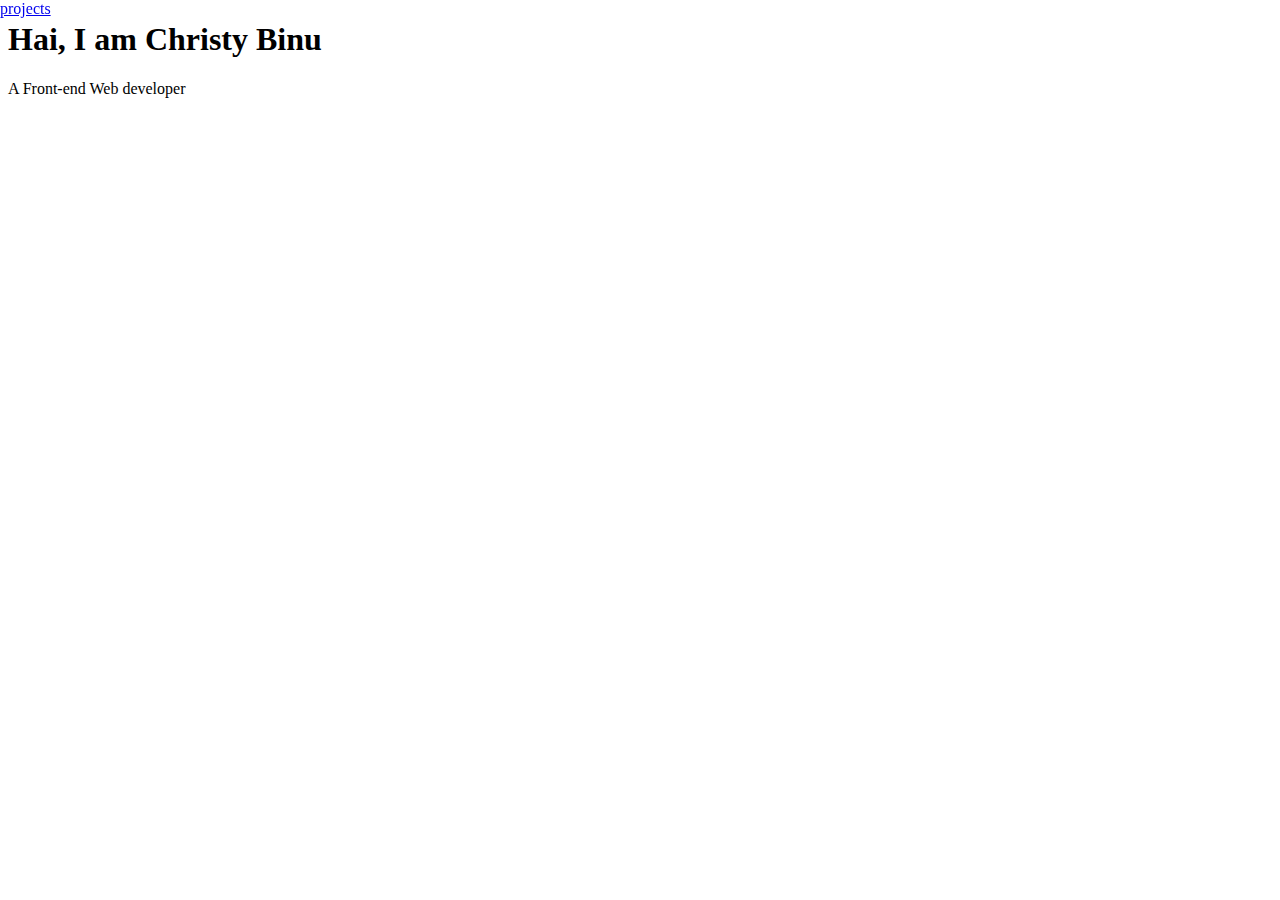
<file: PersonalPortFolio/index.html>
<!DOCTYPE html>
<html lang="en">
<head>
  <meta charset="UTF-8">
  <meta name="viewport" content="width=device-width, initial-scale=1.0">
  <title>Document</title>
  <link rel="stylesheet" href="styles.css">
</head>
<body>
  <nav id="navbar">
    <a href="#projects">projects</a>
  </nav>
  <section id="welcome-section">
    <h1>Hai, I am Christy Binu</h1>
    <p>A Front-end Web developer</p>
  </section>
  <section id="projects">
    <div class="project-tile">
      <a href=""></a>
    </div>
  </section>
  <section>
    <a href="" id="profile-link" target="_blank"></a>
  </section>
</body>
</html>
</file>
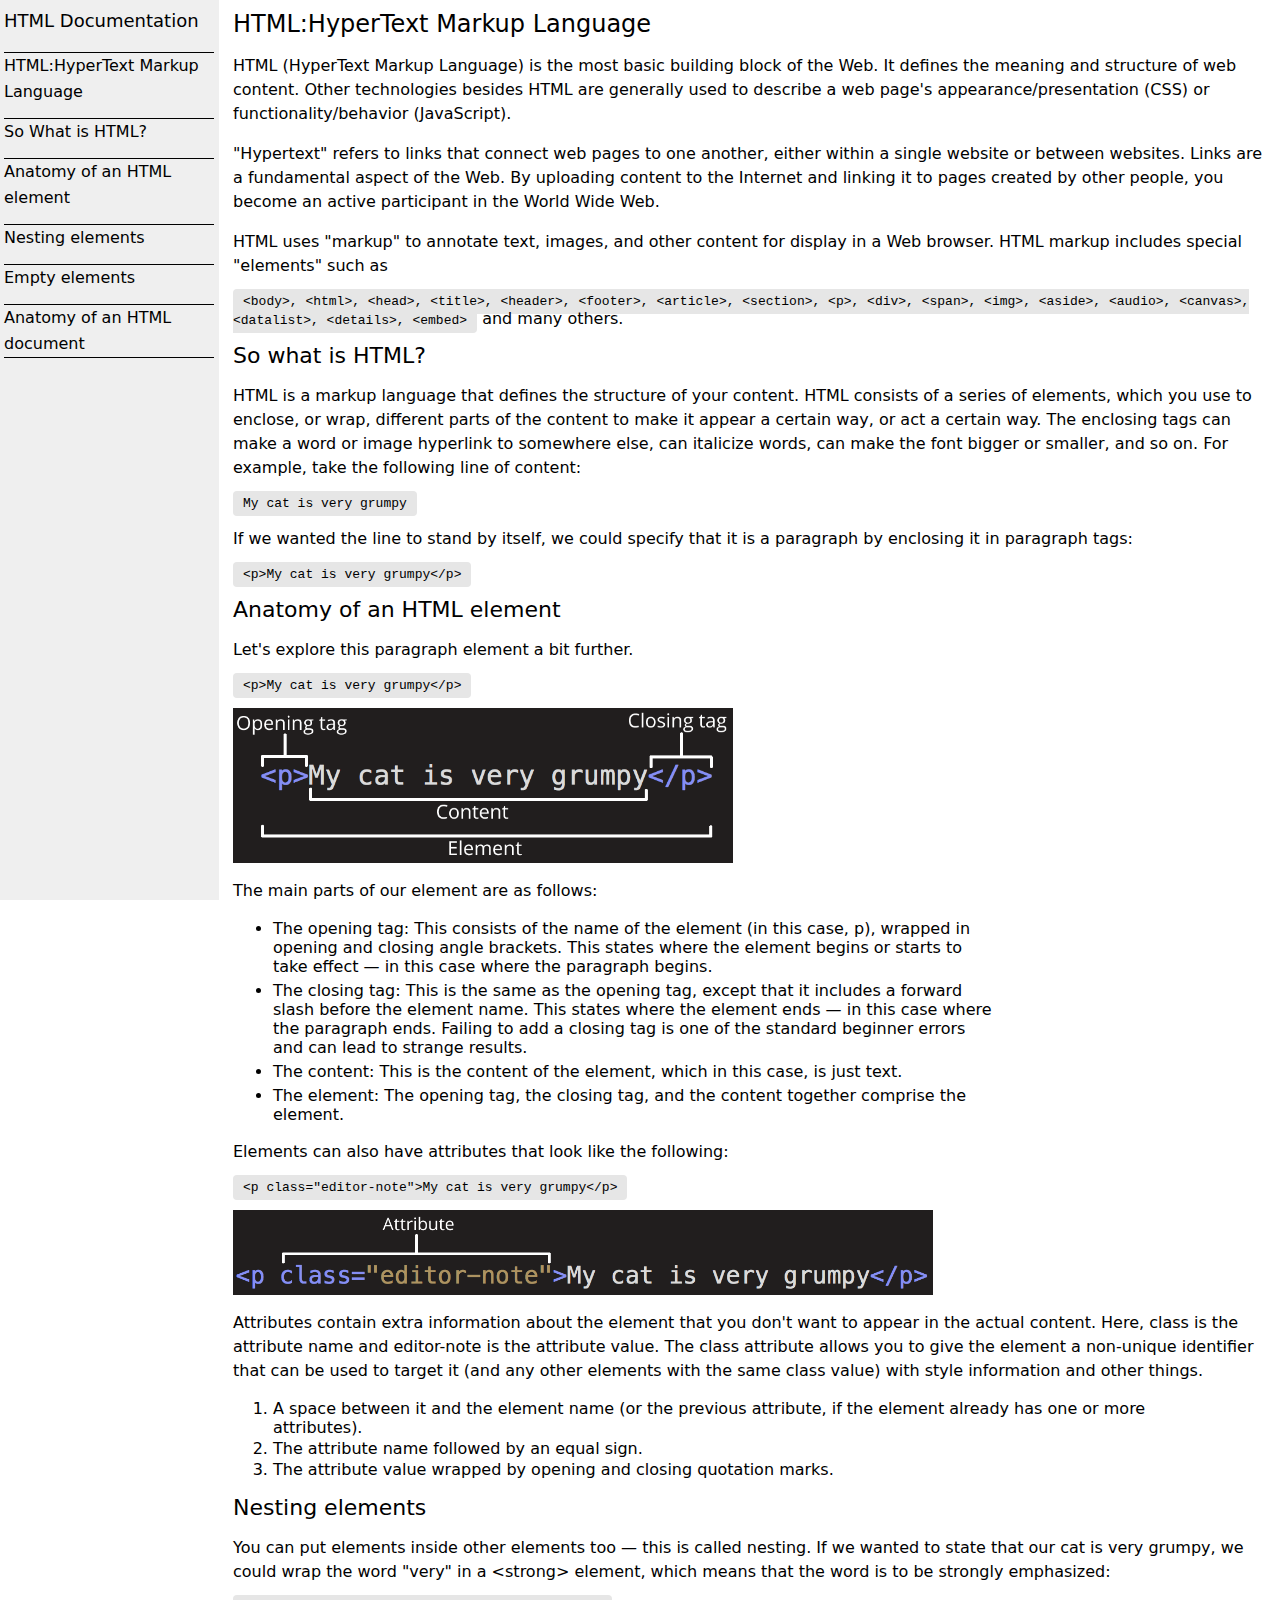
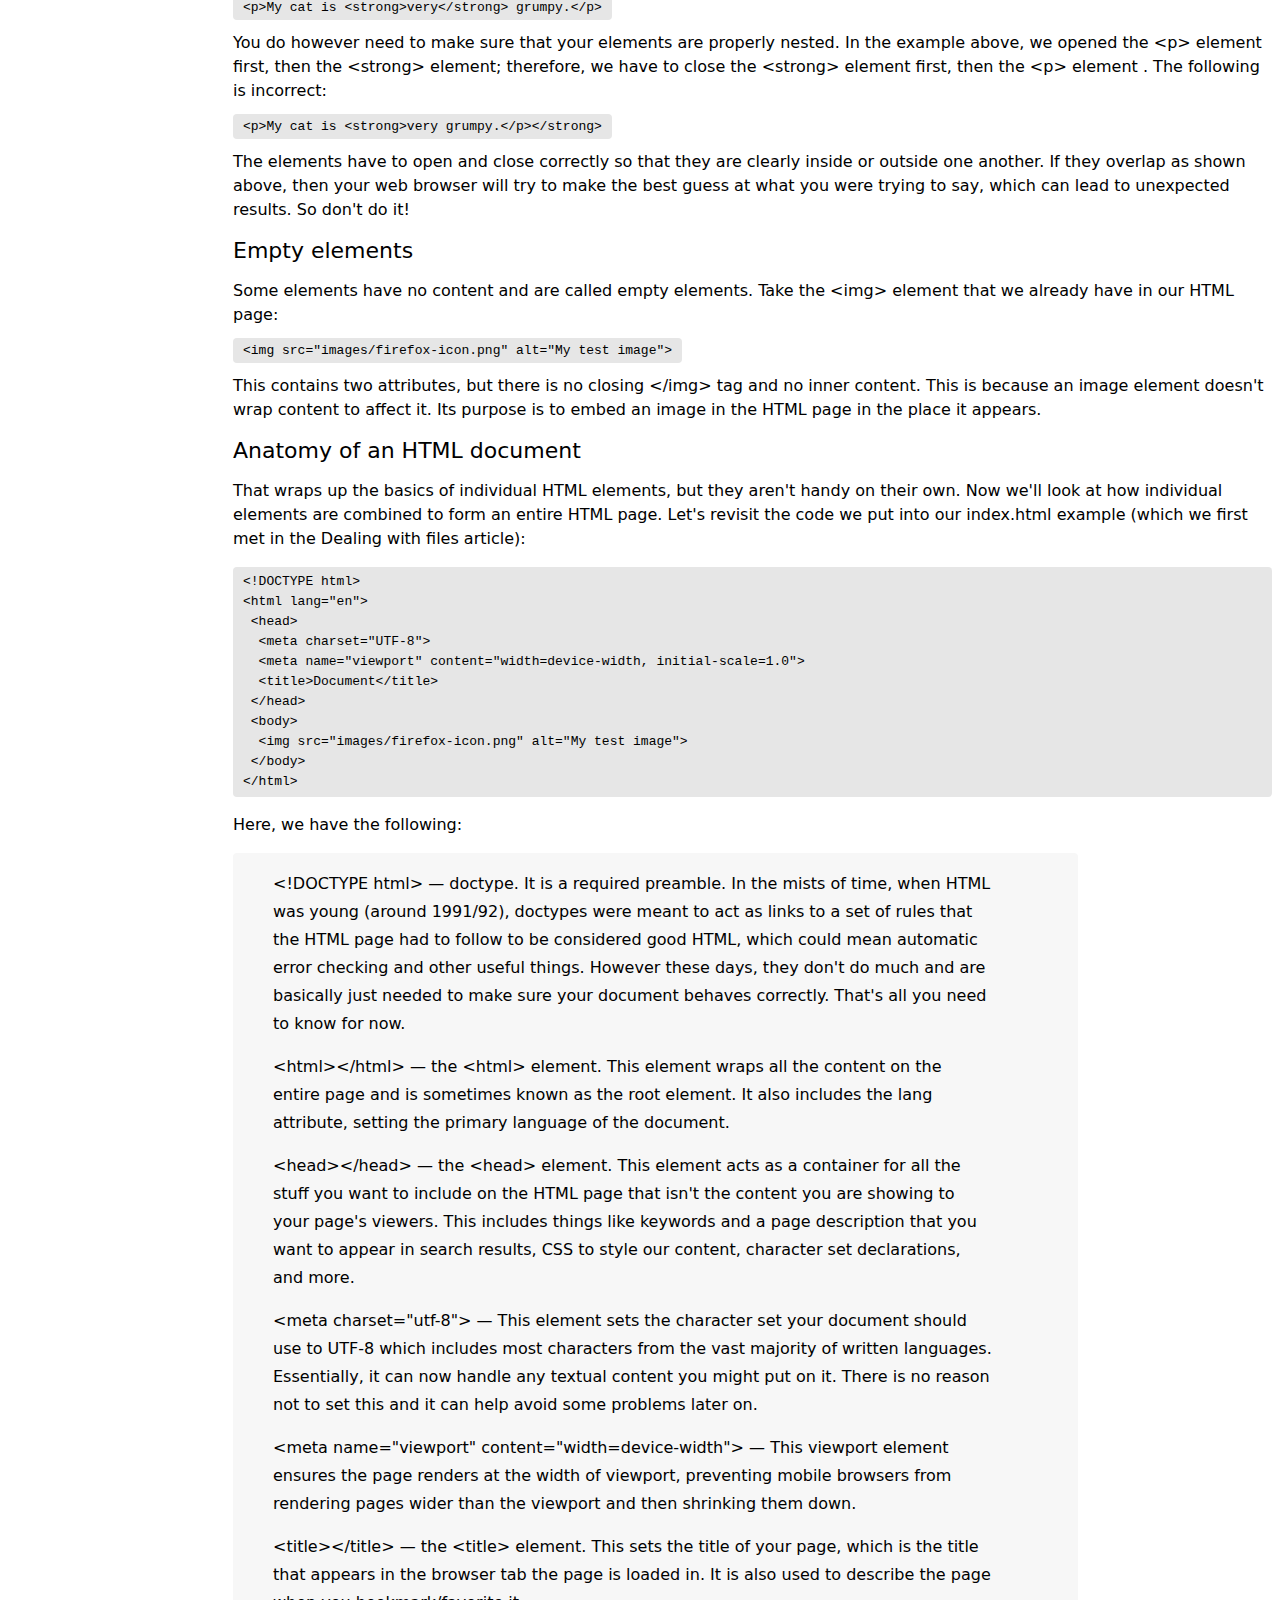
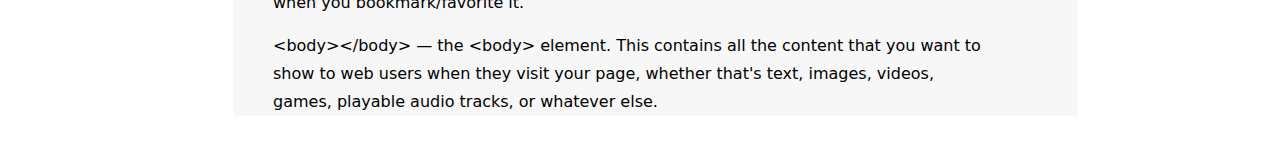
<file: TechnicalDocumentation/index.html>
<html>
  <head>
    <title>HTML doc</title>
    <link rel="stylesheet" href="styles.css">
  </head>
  <body>
    <nav id="navbar">
      <header id="nav-header">HTML Documentation</header>
      <a class="nav-link" href="#HTML:HyperText_Markup_Language">HTML:HyperText Markup Language</a>
      <a class="nav-link" href="#So_What_is_HTML?">So What is HTML?</a>
      <a class="nav-link" href="#Anatomy_of_an_HTML_element">Anatomy of an HTML element</a>
      <a class="nav-link" href="#Nesting_elements">Nesting elements</a>
      <a class="nav-link" href="#Empty_elements">Empty elements</a>
      <a class="nav-link" href="#Anatomy_of_an_HTML_document" >Anatomy of an HTML document</a>
    </nav>
    <main id="main-doc">
      <section class="main-section" id="HTML:HyperText_Markup_Language">
        <header>HTML:HyperText Markup Language</header>
        <p>HTML (HyperText Markup Language) is the most basic 
          building block of the Web. It defines the meaning and
          structure of web content. Other technologies besides
          HTML are generally used to describe a web page's 
          appearance/presentation (CSS) or 
          functionality/behavior (JavaScript).
        </p>
        <p>
          "Hypertext" refers to links that connect web pages to 
          one another, either within a single website or between websites. 
          Links are a fundamental aspect of the Web. By uploading content 
          to the Internet and linking it to pages created by other people, 
          you become an active participant in the World Wide Web.
        </p>
        <p>
          HTML uses "markup" to annotate text, images, and 
          other content for display in a Web browser. HTML markup 
          includes special "elements" such as 
        </p>
        <code>&lt;body&gt;,
        &lt;html&gt;,
        &lt;head&gt;,
        &lt;title&gt;,
        &lt;header&gt;,
        &lt;footer&gt;,
        &lt;article&gt;,
        &lt;section&gt;,
        &lt;p&gt;,
        &lt;div&gt;,
        &lt;span&gt;,
        &lt;img&gt;,
        &lt;aside&gt;,
        &lt;audio&gt;,
        &lt;canvas&gt;,
        &lt;datalist&gt;,
        &lt;details&gt;,
        &lt;embed&gt;</code>
        and many others.
      </section>
      <section class="main-section" id="So_What_is_HTML?">
        <header>So what is HTML?</header>
        <p>
          HTML is a markup language that defines the structure of your content.
          HTML consists of a series of elements, which you use to enclose, 
          or wrap, different parts of the content to make it appear a certain 
          way, or act a certain way. The enclosing tags can make a word or 
          image hyperlink to somewhere else, can italicize words, can make 
          the font bigger or smaller, and so on. For example, take the 
          following line of content:
        </p>
        <code>My cat is very grumpy</code>
        <p>
          If we wanted the line to stand by itself, 
          we could specify that it is a paragraph by 
          enclosing it in paragraph tags:
        </p>
        <code>&lt;p&gt;My cat is very grumpy&lt;/p&gt;</code>
      </section>
      <section class="main-section" id="Anatomy_of_an_HTML_element">
        <header>Anatomy of an HTML element</header>
        <p>Let's explore this paragraph element a bit further.</p>
        <code>&lt;p&gt;My cat is very grumpy&lt;/p&gt;</code>
        <img  class="image one"src="grumpy-cat-small.png" alt="fuck you">
        <p>The main parts of our element are as follows:</p>
        <ul>
          <li>The opening tag: This consists of the name of the element 
            (in this case, p), wrapped in opening and closing angle brackets. 
            This states where the element begins or starts to take effect — in 
            this case where the paragraph begins.
          </li>
          <li>
            The closing tag: This is the same as the opening tag, except that it
            includes a forward slash before the element name. This states where 
            the element ends — in this case where the paragraph ends. Failing to 
            add a closing tag is one of the standard beginner errors and can lead 
            to strange results.
          </li>
          <li>
            The content: This is the content of the element, which 
            in this case, is just text.
          </li>
          <li>
            The element: The opening tag, the closing tag, and the
            content together comprise the element.
          </li>
        </ul>
        <p>Elements can also have attributes that look like the following:</p>
        <code>&lt;p class="editor-note"&gt;My cat is very grumpy&lt;/p&gt;</code>
        <img class="image two" src="grumpy-cat-attribute-small.png" alt="fuck you once again">
        <p>Attributes contain extra information about the element that you don't 
          want to appear in the actual content. Here, class is the attribute name 
          and editor-note is the attribute value. The class attribute allows you 
          to give the element a non-unique identifier that can be used to target it 
          (and any other elements with the same class value) with style information 
          and other things.
        </p>
        <ol>
          <li>
            A space between it and the element name 
            (or the previous attribute, if the element 
            already has one or more attributes).
          </li>
          <li>The attribute name followed by an equal sign.</li>
          <li>The attribute value wrapped by opening and closing quotation marks.</li>
        </ol>
      </section>
      <section class="main-section" id="Nesting_elements">
        <header>Nesting elements</header>
        <p>You can put elements inside other elements too — this 
          is called nesting. If we wanted to state that our cat 
          is very grumpy, we could wrap the word "very" in a 
          &lt;strong&gt; element, which means that the word is 
          to be strongly emphasized:
        </p>
        <code>&lt;p&gt;My cat is &lt;strong&gt;very&lt;/strong&gt; grumpy.&lt;/p&gt;</code>
        <p>
          You do however need to make sure that your elements are 
          properly nested. In the example above, we opened the &lt;p&gt; 
          element first, then the &lt;strong&gt; element; therefore, we 
          have to close the &lt;strong&gt; element first, then the &lt;p&gt; element
          . The following is incorrect:
        </p>
        <code>&lt;p&gt;My cat is &lt;strong&gt;very grumpy.&lt;/p&gt;&lt;/strong&gt;</code>
        <p>
          The elements have to open and close correctly so that they are clearly 
          inside or outside one another. If they overlap as shown above, then your
          web browser will try to make the best guess at what you were trying to say, 
          which can lead to unexpected results. So don't do it!
        </p>
      </section>
      <section class="main-section" id="Empty_elements">
        <header>Empty elements</header>
        <p>Some elements have no content and are called empty elements. 
          Take the &lt;img&gt; element that we already have in our HTML page:
        </p>
        <code>
          &lt;img src="images/firefox-icon.png" alt="My test image"&gt;
        </code>
        <p>
          This contains two attributes, but there is no closing &lt;/img&gt; tag 
          and no inner content. This is because an image element doesn't wrap 
          content to affect it. Its purpose is to embed an image in the HTML page 
          in the place it appears.
        </p>
      </section>
      <section class="main-section" id="Anatomy_of_an_HTML_document">
        <header>Anatomy of an HTML document</header>
        <p>
          That wraps up the basics of individual HTML elements, 
          but they aren't handy on their own. Now we'll look at 
          how individual elements are combined to form an entire 
          HTML page. Let's revisit the code we put into our index.html 
          example (which we first met in the Dealing with files article):
        </p>
        <code id="html-example">
          &lt;!DOCTYPE html&gt;<br>
          &lt;html lang="en"&gt;<br>
          &nbsp;&lt;head&gt;<br>
          &nbsp;&nbsp;&lt;meta charset="UTF-8"&gt;<br>
          &nbsp;&nbsp;&lt;meta name="viewport" content="width=device-width, initial-scale=1.0"&gt;<br>
          &nbsp;&nbsp;&lt;title&gt;Document&lt;/title&gt;<br>
          &nbsp;&lt;/head&gt;<br>
          &nbsp;&lt;body&gt;<br>
          &nbsp;&nbsp;&lt;img src="images/firefox-icon.png" alt="My test image"&gt;<br>
          &nbsp;&lt;/body&gt;<br>
          &lt;/html&gt;<br>
        </code>
        <p>Here, we have the following:</p>
        <ul id="last-ul">
          <li>
            &lt;!DOCTYPE html&gt; — doctype. It is a required preamble. In the mists of time,
            when HTML was young (around 1991/92), doctypes were meant to act as links 
            to a set of rules that the HTML page had to follow to be considered good HTML, 
            which could mean automatic error checking and other useful things. However these 
            days, they don't do much and are basically just needed to make sure your document 
            behaves correctly. That's all you need to know for now.
          </li>
          <li>
            &lt;html&gt;&lt;/html&gt; — the &lt;html&gt; element. This element wraps all 
            the content on the entire page and is sometimes known as the root element. It
            also includes the lang attribute, setting the primary language of the document.
          </li>
          <li>
            &lt;head&gt;&lt;/head&gt; — the &lt;head&gt; element. This element acts as a container 
            for all the stuff you want to include on the HTML page that isn't the content you are 
            showing to your page's viewers. This includes things like keywords and a page 
            description that you want to appear in search results, CSS to style our content, 
            character set declarations, and more.
          </li>
          <li>
            &lt;meta charset="utf-8"&gt; — This element sets the character set your document should 
            use to UTF-8 which includes most characters from the vast majority of written 
            languages. Essentially, it can now handle any textual content you might put on it. 
            There is no reason not to set this and it can help avoid some problems later on.
          </li>
          <li>
            &lt;meta name="viewport" content="width=device-width"&gt; — This viewport element 
            ensures the page renders at the width of viewport, preventing mobile browsers from 
            rendering pages wider than the viewport and then shrinking them down.
          </li>
          <li>
            &lt;title&gt;&lt;/title&gt; — the &lt;title&gt; element. This sets the title of your 
            page, which is the title that appears in the browser tab the page is loaded in. It is 
            also used to describe the page when you bookmark/favorite it.
          </li>
          <li>
            &lt;body&gt;&lt;/body&gt; — the &lt;body&gt; element. This contains all the 
            content that you want to show to web users when they visit your page, whether 
            that's text, images, videos, games, playable audio tracks, or whatever else.
          </li>
        </ul>
      </section>
    </main>
  </body>
</html>
</file>
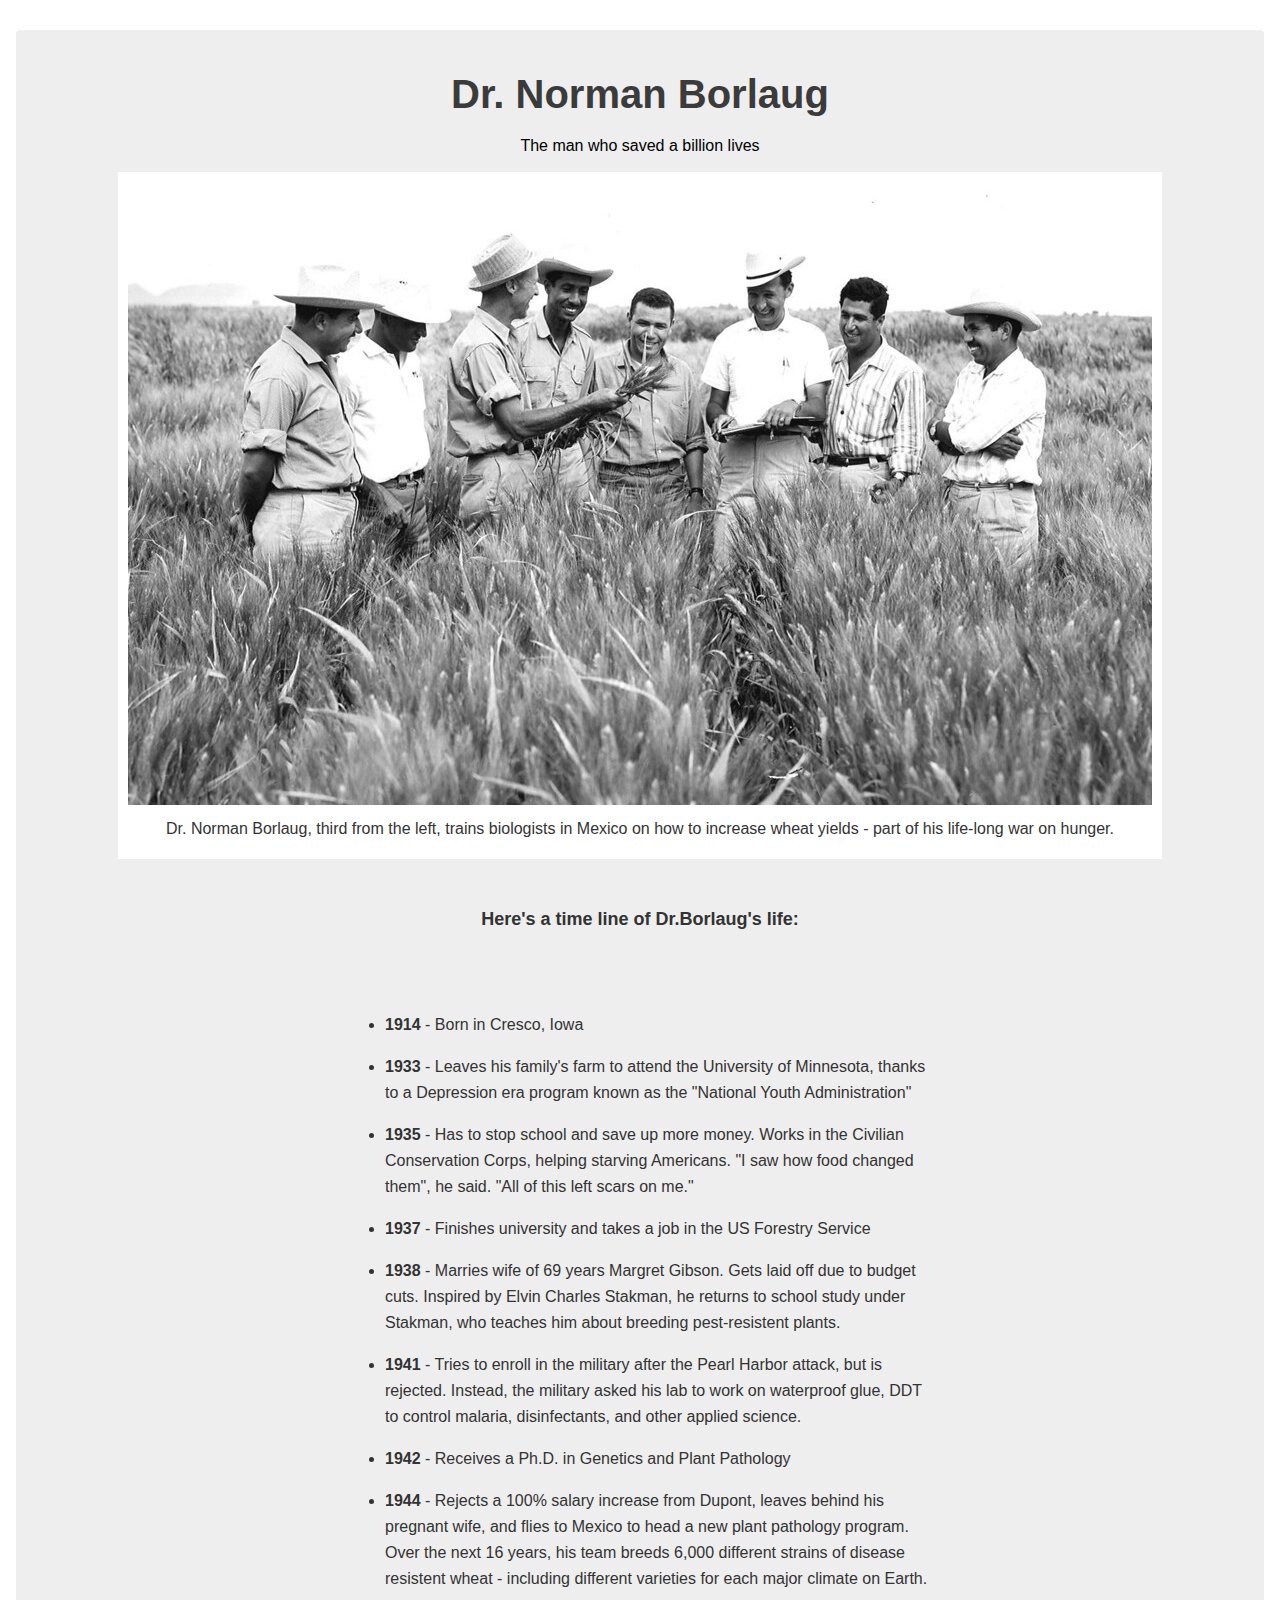
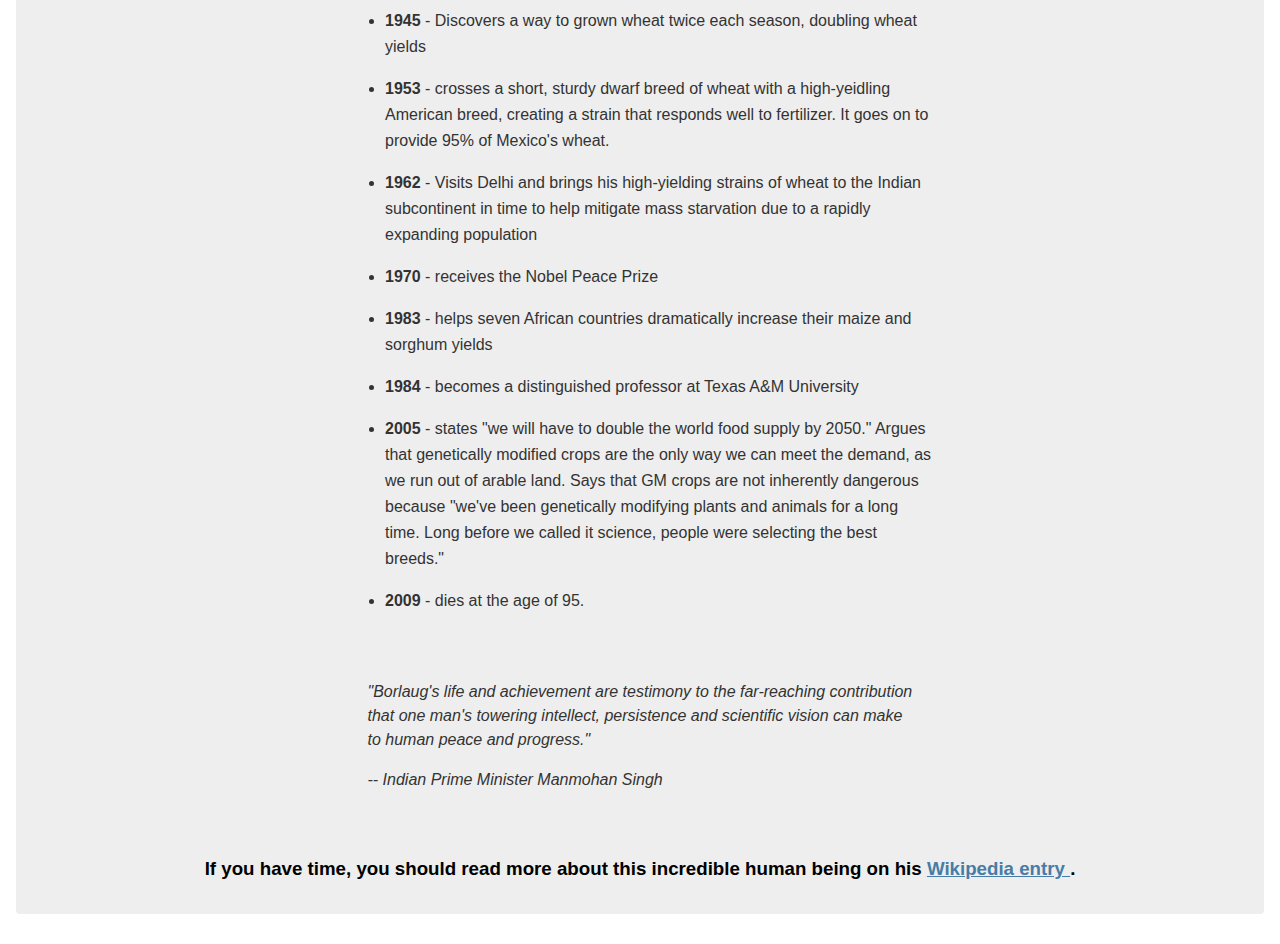
<file: Tribute page/index.html>
<!DOCTYPE html>
<html lang="en">
  <head>
    <meta charset="UTF-8">
  <meta http-equiv="X-UA-Compatible" content="IE=edge">
  <meta name="viewport" content="width=device-width, initial-scale=1.0">
    <title>Tribute page</title>
    <link rel="stylesheet" href="styles.css">
  </head>
  <body>
    <main id="main">
      <h1 id="title">Dr. Norman Borlaug</h1>
      <p id="title-description">The man who saved a billion lives</p>
      <figure id="img-div">
        <img src="tribute-page-main-image.jpg" 
        alt="https://tribute-page.freecodecamp.rocks/"
        id="image"
        >
        <figcaption id="img-caption">
          Dr. Norman Borlaug, third from the left, 
          trains biologists in Mexico on how to 
          increase wheat yields - part 
          of his life-long 
          war on hunger.
        </figcaption>
      </figure>
      <div id="tribute-info">
        <p id="heading">Here's a time line of Dr.Borlaug's life:</p>
        <ul id="list">
          <li class="list-content"><span class="year-span">1914</span>
            - Born in Cresco, Iowa
          </li>
          <li class="list-content"><span class="year-span">1933</span>
            - Leaves his family's 
              farm to attend 
              the University of Minnesota, 
              thanks to a  Depression era 
              program known as the 
              "National Youth Administration"
          </li>
          <li class="list-content"><span class="year-span">1935</span>
            - Has to stop school and save up more money.
            Works in the Civilian Conservation Corps, helping 
            starving Americans. "I saw how food changed them", 
            he said. "All of this left scars on me."
          </li>
          <li class="list-content"><span class="year-span">1937</span>
            - Finishes university and takes a job 
            in the US Forestry Service
          </li>
          <li class="list-content"><span class="year-span">1938</span>
            - Marries wife of 69 years Margret Gibson. 
            Gets laid off due to budget cuts. Inspired by 
            Elvin Charles Stakman, he returns to school 
            study under Stakman, who teaches him about 
            breeding pest-resistent plants.
          </li>
          <li class="list-content"><span class="year-span">1941</span>
            - Tries to enroll in the military after 
            the Pearl Harbor attack, but is rejected. 
            Instead, the military asked his lab to work 
            on waterproof glue, DDT to control malaria, 
            disinfectants, and other applied science.
          </li>
          <li class="list-content"><span class="year-span">1942</span>
            -  Receives a Ph.D. in Genetics and Plant Pathology
          </li>
          <li class="list-content"><span class="year-span">1944</span>
            - Rejects a 100% salary increase from Dupont, 
            leaves behind his pregnant wife, and flies to 
            Mexico to head a new plant pathology program. 
            Over the next 16 years, his team breeds 6,000 
            different strains of disease resistent wheat - 
            including different varieties for each major 
            climate on Earth.
          </li>
          <li class="list-content"><span class="year-span">1945</span>
            - Discovers a way to grown wheat twice each season,
             doubling wheat yields
          </li>
          <li class="list-content"><span class="year-span">1953</span>
            - crosses a short, sturdy dwarf breed of wheat 
            with a high-yeidling American breed, creating 
            a strain that responds well to fertilizer. 
            It goes on to provide 95% of Mexico's wheat.
          </li>
          <li class="list-content"><span class="year-span">1962</span>
            - Visits Delhi and brings his high-yielding strains 
            of wheat to the Indian subcontinent in time to help
             mitigate mass starvation due to a rapidly expanding 
             population
          </li>
          <li class="list-content"><span class="year-span">1970</span>
            - receives the Nobel Peace Prize
          </li>
          <li class="list-content"><span class="year-span">1983</span>
            - helps seven African countries dramatically 
            increase their maize and sorghum yields
          </li>
          <li class="list-content"><span class="year-span">1984</span>
            - becomes a distinguished professor at Texas A&M University
          </li>
          <li class="list-content"><span class="year-span">2005</span>
            - states "we will have to double the world food supply
             by 2050." Argues that genetically modified crops are 
             the only way we can meet the demand, as we run out of 
             arable land. Says that GM crops are not inherently 
             dangerous because "we've been genetically modifying 
             plants and animals for a long time. Long before we 
             called it science, people were selecting the best 
             breeds."
          </li>
          <li class="list-content"><span class="year-span">2009</span>
            - dies at the age of 95.
          </li>
        </ul>
        <div id="quote">
          "Borlaug's life and achievement are testimony to the 
          far-reaching contribution that one man's towering intellect, 
          persistence and scientific vision can make to human peace and 
          progress."
          <span id="quote-said-by">
            -- Indian Prime Minister Manmohan Singh
          </span>
        </div>
      </div>
      <h3 id="link-description">
        If you have time, you should read more about this 
        incredible human being on his       
        <a href="https://en.wikipedia.org/wiki/Norman_Borlaug"
         id='tribute-link' target="_blank">
          Wikipedia entry
        </a>.
      </h3>
    </main>
  </body>
</html>
</file>
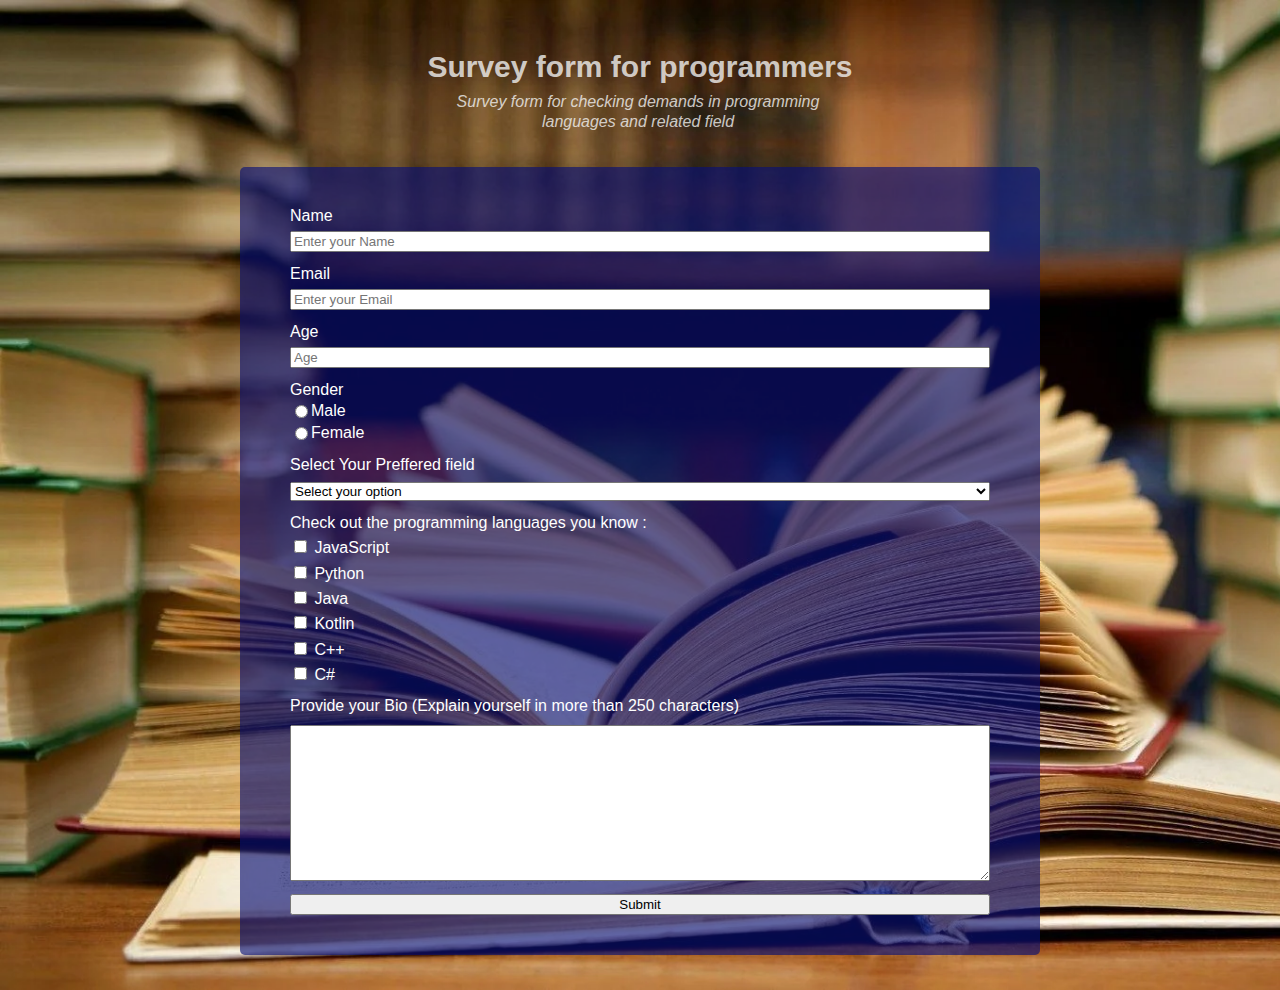
<file: ProgrammerSurveyform/ProgrammerSurveyform.html>
<!DOCTYPE html>
<html>
  <head>
    <title>
      Survey form for programmers
    </title>
    <link rel="stylesheet" href="Styles.css">
  </head>
  <body>
    
    <h1 id='title'>Survey form for programmers</h1>
    <p id='description'>Survey form for checking demands 
    in programming languages and related field</p> 
    
    <form action="" id="survey-form">
    
        <label id="name-label">
          <div>Name</div>
          <input type="text" id="name" required placeholder="Enter your Name">
        </label>
        <label id="email-label">
            <div>Email</div> 
            <input type="email" id="email" required placeholder="Enter your Email">
        </label>
        <label id="number-label">
            <div>Age</div>
            <input type="number" id="number" min="12" max="120" placeholder="Age">
        </label>
        
        <div id="gender-div">
          <div>Gender</div>
          <label id="Male">
            <input type="radio" id="male-radio" value="Male" name="Gender">
            <div id="male-div">Male</div> 
          </label>
          <label id="Female">
            <input type="radio" id="female-radio" value="Female" name="Gender">
            <div id="female-div">Female</div>
          </label>
        </div>
            
        <div id="programming-language">
          <label id="programming-language-label">Select Your Preffered field</label>
          <select id="dropdown">
            <option value="">Select your option</option>
            <option value="">Front End Development</option>
            <option value="">Back End Development</option>
            <option value="">Full Stack Development</option>
            <option value="">Game Development</option>
            <option value="">Mobile App Development</option>
            <option value="">Software Testing</option>
            <option value="">Software Engineering</option>
            <option value="">Data visualization</option> 
          </select>
        </div>

        <div id="checkbox-id">
          <div id="checkbox-label">Check out the programming languages you know :</div>
          <label id="JavaScript">
            <input type="Checkbox" value="JavaScript">
            JavaScript
          </label>
          <label id="Python">
            <input type="Checkbox" value="Python">
            Python
          </label>
          <label id="Java">
            <input type="Checkbox" value="Java">
            Java
          </label>
          <label id="Kotlin">
            <input type="Checkbox" value="Kotlin">
            Kotlin
          </label>
          <label id="C++">
            <input type="Checkbox" value="C++">
            C++
          </label>
          <label id="C#">
            <input type="Checkbox" value="C#">
            C#
          </label>
        </div>
        
        <div id="Bio-div">
          <label id="Bio-label">Provide your Bio 
            <label id="Bio-label-description">(Explain yourself in more than 250 characters)</label> 
          </label>
          <textarea name="Bio" id="Bio" cols="30" rows="10"></textarea>
        </div>
        

        <input type="submit" id="submit">
    </form>
  </body>
</html>
</file>
<file: PersonalPortFolio/styles.css>
#navbar{
  position: fixed;
  top:0;
  right: 0;
  left: 0;
  display: flex;
  flex-direction: row;
}
@media (max-width:700px){
  #navbar{
    position: fixed;
    top:0;
    right: 0;
    left: 0;
    display: flex;
    flex-direction: column;
  }
}
</file>
<file: TechnicalDocumentation/styles.css>
@media (min-width: 1001px ){
  body{
    font-family: system-ui, -apple-system, BlinkMacSystemFont, 'Segoe UI', Roboto, Oxygen, Ubuntu, Cantarell, 'Open Sans', 'Helvetica Neue', sans-serif;
    display: flex;
    flex-direction: row;
  }
  code{
    background-color: rgb(230, 230, 230);
    border-radius: 4px;
    padding: 5px 10px;
    margin:10px 0px;
  }
  header{
    font-size: large;
  }
  main{
    width:90%;
    height: fit-content;
  }
  p{
    line-height: 24px;
  }
  a{
    color:black;
    text-decoration: none;
  }
  img{
    display: block;
  }
  li{
    width: 90%;
    margin-top: 2px;
  }
  ul{
    width: 800px;
  }
  ul li{
    margin-top: 5px;
  }
  
  #navbar{
    padding: 10px 5px 0px 4px;
    width : 210px;
    position:fixed;
    top:0;
    left:0;
    bottom:0;
    display: flex;
    flex-direction: column;
    background-color: rgb(239, 239, 239);
  }
  
  .nav-link{
    margin: 6px 0 7px 0;
    line-height: 26px;
    border-top: 1px solid black; 
  }
  #nav-header{
    margin-bottom: 15px;
    font-weight: 500;
  }
  
  .nav-link:last-child{
    border-bottom: 1px solid black;
  }
  
  #main-doc{
    padding-left:225px;
  }
  
  .main-section header{
    font-size: 22px;
    margin-top: 15px;
  }
  .main-section:first-child header{
    margin-top: 2px;
    font-size:24px;
    font-weight: 500 ;
  }
  
  .image{
    width: 500px;
    margin-top:15px;
  }
  .two{
    width:700px;
  }
  
  #html-example{
    display: block;
    line-height: 20px;
  }
  
  #last-ul{
    margin-bottom: 45px;
    background-color: rgb(247, 247, 247);
    padding-top:2px;
    padding-right:5px;
    border-radius:4px;
  }
  
  #last-ul li{
    margin-top:15px;
    list-style: none;
    line-height: 28px;
  }
  
}
@media (max-width : 1000px){
  body{
    font-family: system-ui, -apple-system, BlinkMacSystemFont, 'Segoe UI', Roboto, Oxygen, Ubuntu, Cantarell, 'Open Sans', 'Helvetica Neue', sans-serif;
    display: flex;
    flex-direction: column;
  }
  code{
    background-color: rgb(230, 230, 230);
    border-radius: 4px;
    padding: 5px 10px;
    margin:10px 0px;
  }
  header{
    font-size: large;
  }
  main{
    width: 90%;
    height: fit-content;
  }
  p{
    line-height: 24px;
  }
  a{
    color:black;
    text-decoration: none;
  }
  img{
    display: block;
  }
  li{
    width:80%;
    margin-top: 2px;
  }
  ul{
    width: 800px;
  }
  ul li{
    margin-top: 5px;
  }
  
  #navbar{
    padding: 10px 5px 0px 4px;
    display: flex;
    flex-direction: column;
    background-color: rgb(239, 239, 239);
  }
  
  .nav-link{
    margin: 6px 0 7px 0;
    line-height: 26px;
    border-top: 1px solid black; 
  }
  #nav-header{
    margin-bottom: 15px;
    font-weight: 500;
  }
  
  .nav-link:last-child{
    border-bottom: 1px solid black;
  }
  
  #main-doc{
    padding-top:10px;
  }
  
  .main-section header{
    font-size: 22px;
    margin-top: 15px;
  }
  .main-section:first-child header{
    margin-top: 2px;
    font-size:24px;
    font-weight: 500 ;
  }
  
  .image{
    width: 500px;
    margin-top:15px;
  }
  .two{
    width:700px;
  }
  
  #html-example{
    display: block;
    line-height: 20px;
  }
  
  #last-ul{
    margin-left:0;
    margin-bottom: 45px;
    background-color: rgb(247, 247, 247);
    padding-top:2px;
    padding-right:5px;
    border-radius:4px;
  }
  
  #last-ul li{
    margin-top:15px;
    list-style: none;
    line-height: 28px;
  }
  
}
</file>
<file: Tribute page/styles.css>
body{
  font-family:-apple-system, BlinkMacSystemFont, 'Segoe UI', Roboto, Oxygen, Ubuntu, Cantarell, 'Open Sans', 'Helvetica Neue', sans-serif;
}
img{
  display:block;
}
#main{
  display: flex;
  flex-direction: column;
  align-items: center;
  background : #eee;
  margin: 30px 8px;
  border-radius: 4px;
  padding:15px;
}
#title{
  text-align: center;
  font-size: 40px;
  color:rgb(59, 59, 59);
  margin-top: 27px ;
  margin-bottom: 0;
  font-weight:700px;
}
#title-description{
  text-align: center;
  margin:0;
  margin-top:20px;
  
}
#img-div{
  background-color: white;
  margin:0;
  margin-top: 17px;
  padding: 10px;
}
#image{
  max-width:100%;
  height:auto;
  margin: 0 auto;

}
#img-caption{
  color:#333333;
  text-align: center;
  margin: 15px 0px;
  margin-bottom: 5px;
  height:24px;
  font-size: 16px;
}
#heading{
  font-size: 18px;
  font-weight: bold;
  text-align: center;
  margin:50px auto;
}
#tribute-info{
  display: flex;
  flex-direction: column;
  justify-content: center;
  align-items: center;
  color: #333333;
}
#list{
  width: 550px;
  font-size:16px;
  line-height:26px;
  margin-bottom: 50px;
}
.list-content{
  margin:16px 0px;
}
.year-span{
  font-weight: bold;
}
#quote{
  margin-bottom:50px ;
  width: 545px;
  font-size: 16px;
  font-style: italic;
  color: #333333;
  line-height: 24px;
}
#quote-said-by{
  display: block;
  margin:16px 0;
}
#link-description{
  margin-top: 0px;
}
#tribute-link{
  color: #477ca7;
}
#tribute-link:visited{
  color: #74638f;
}
</file>
<file: ProgrammerSurveyform/Styles.css>
body{
    font-family:Arial;
    background:url(th.jpg);
    background-repeat: no-repeat;
    background-size: cover;

}
h1{
    margin: 0px 0px;
}
p{
    margin:0px 0px;
}


#title{
    color:rgba(243, 243, 243, 0.803);
    font-weight: bold;
    margin-top:50px;
    margin-bottom:8px;
    text-align: center;
    font-size:30px;
}

#description{
    color:rgba(243, 243, 243, 0.803);
    font-size:16px;
    width: 400px;
    text-align: center;
    margin-left:430px;
    line-height: 20px;
    font-style:italic;
}

#survey-form{
    margin:35px auto;
    display:flex;
    flex-direction: column;
    background-color: rgba(8, 15, 116, 0.645);
    padding:40px 50px;
    width: 700px;
    border-radius: 5px;
    color:white;
    font-size: 16px;
}
    #name-label{
        display: flex;
        flex-direction: column;
        justify-content: space-between;
        height: 45px; 
        margin-bottom: 13px;
    }

    #email-label{
        display: flex;
        flex-direction: column;
        justify-content: space-between;
        height: 45px;
        margin-bottom: 13px;
    }

    #number-label{
        display: flex;
        flex-direction: column;
        justify-content: space-between;
        height: 45px;
        margin-bottom: 13px;
    }

    #gender-div{
        margin-bottom: 25px;
        height: 50px;
        vertical-align: middle;
    }
        #Male{
            display: flex;
            flex-direction: row;
            margin:3px 0px;
        }
            #male-radio{
                margin-bottom: 3px;
            }
        
        #Female{
            display: flex;
            flex-direction: row;
        }
            #female-radio{
                margin-bottom: 3px;
            }

    #programming-language{
        display: flex;
        flex-direction: column;
        justify-content: space-between;
        margin-bottom: 13px;
        height: 45px;
    }
    #checkbox-id{
        display: flex;
        flex-direction: column;
        justify-content: space-between;
        margin-bottom: 13px;
        height: 170px;
    }
    #Bio-div{
        display: flex;
        flex-direction: column;
        margin-bottom: 13px;
    }
        #Bio-label{
            margin-bottom: 10px;
        }
</file>
